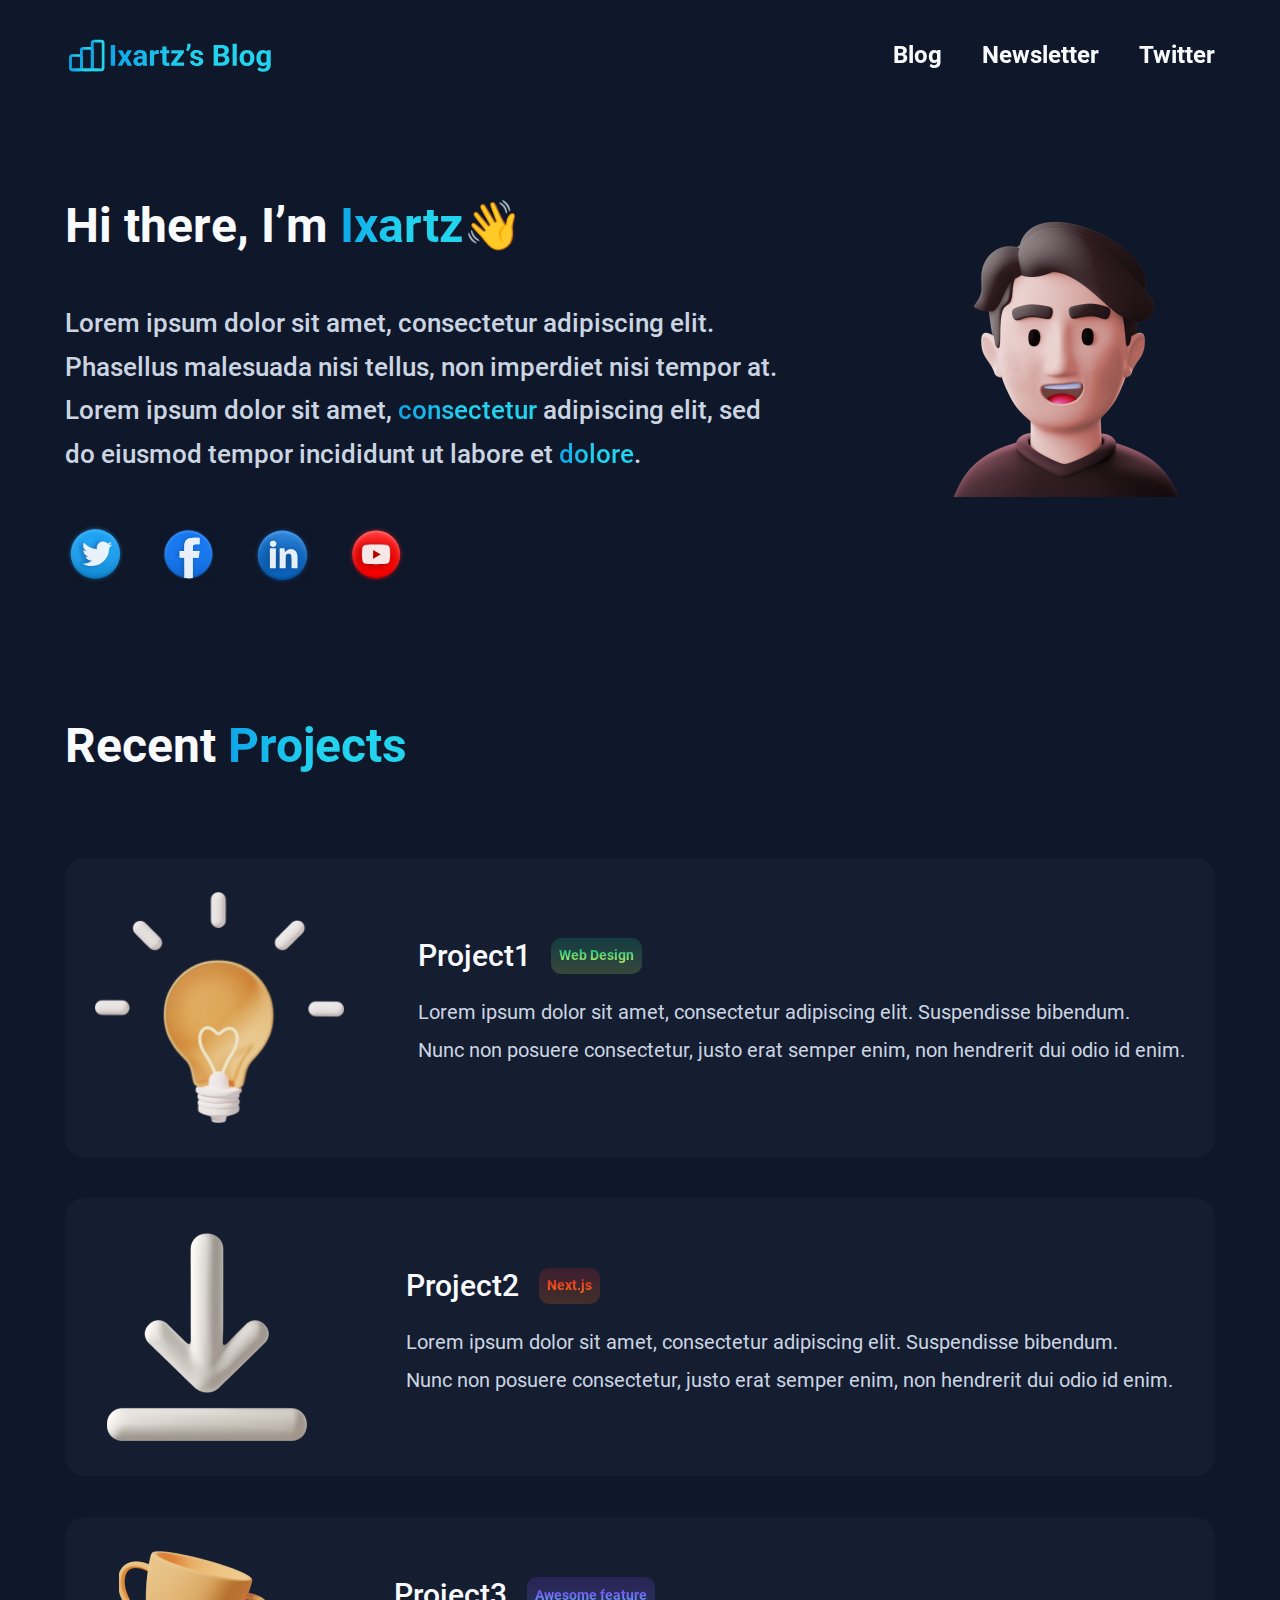
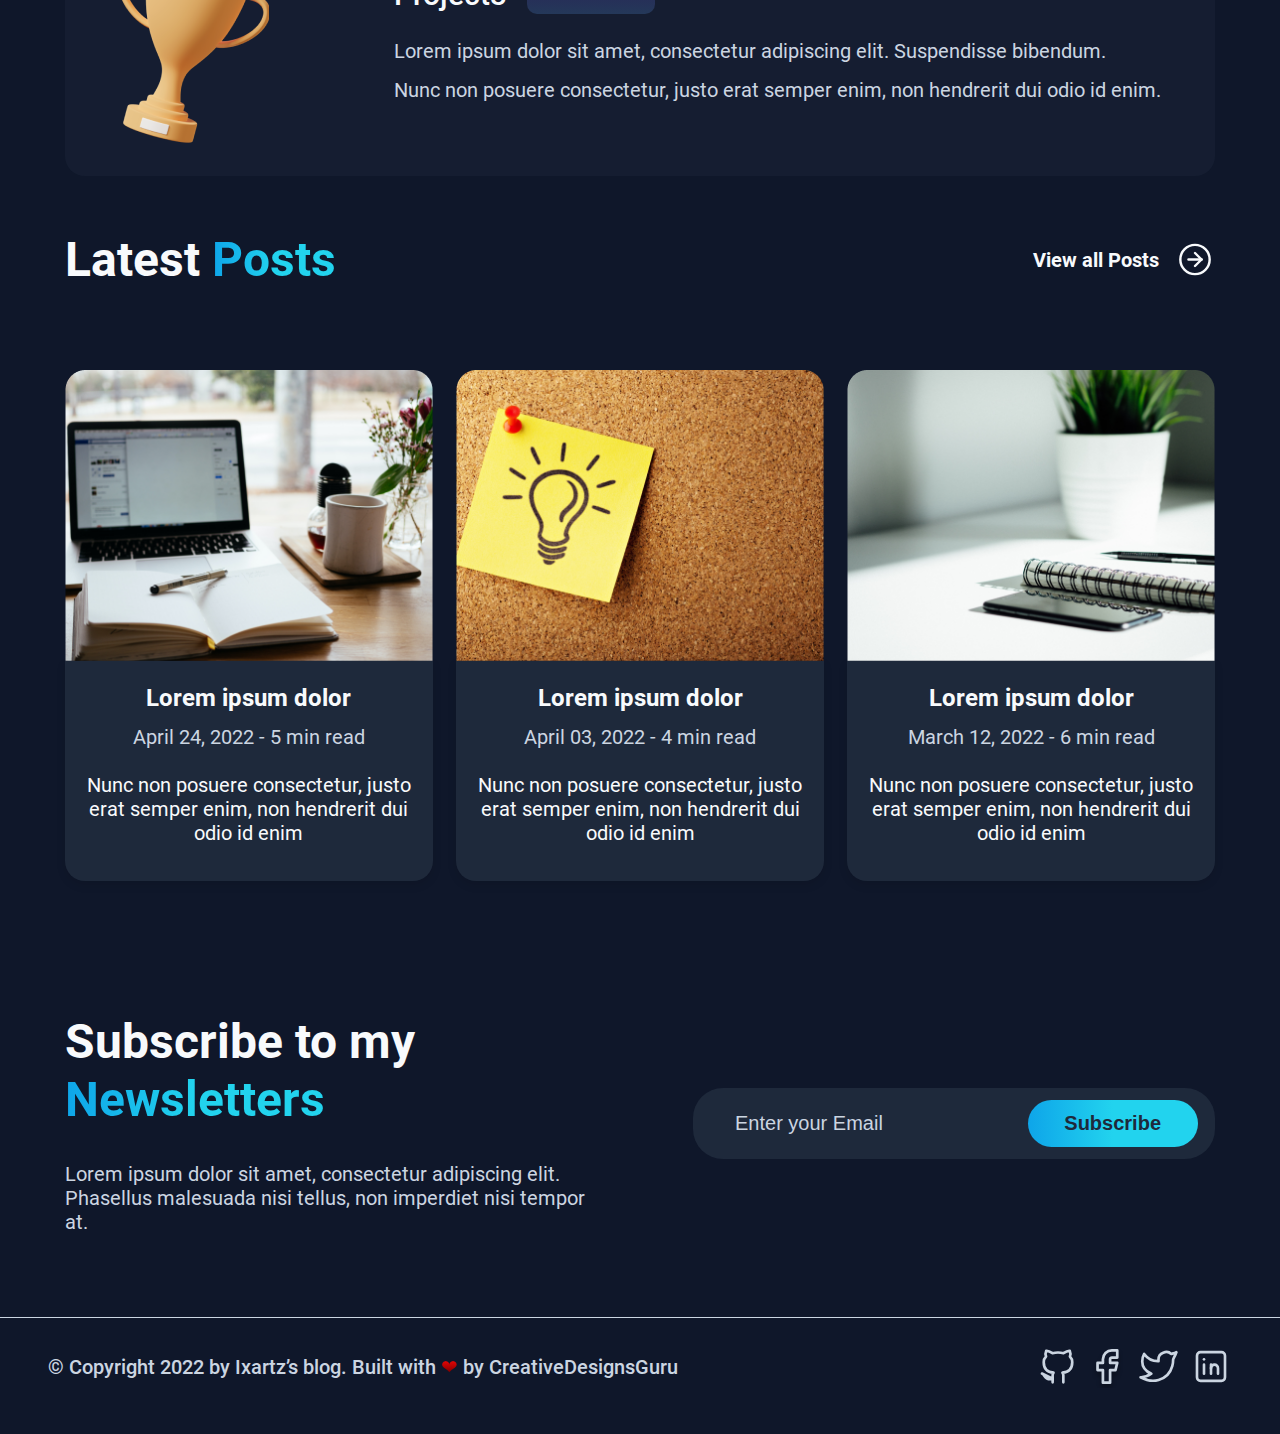
<file: project2/index.html>
<!DOCTYPE html>
<html lang="en">
<head>
  <meta charset="UTF-8">
  <meta name="viewport" content="width=device-width, initial-scale=1.0">
  <title>Ixartz's blog</title>
  <link rel="stylesheet" href="./css/shared-styles.css">
  <link rel="stylesheet" href="./css/main-page-styles.css">
  <link rel="icon" href="./img/favicon.ico" type="image/x-icon">
</head>
<body>
  <header id="header">
    <div class="wrapper">
      <nav class="header-nav">
        <a href="index.html">
          <img src="./img/svg/logo.svg" alt="Ixartz's blog" class="header-logo">
        </a>

        <ul class="header-list">
          <li>
            <a href="#">Blog</a>
          </li>

          <li>
            <a href="subscribe-page.html">Newsletter</a>
          </li>

          <li>
            <a href="#">Twitter</a>
          </li>
        </ul>
      </nav>
    </div>
  </header>

  <main>
    <section class="about-author">
      <div class="wrapper">
        <div class="section-about-author-holder">
          <div>
            <h1 class="section-title about-author-title">Hi there, I’m <span class="accent">Ixartz</span>👋</h1>

            <p class="author-description">
            Lorem ipsum dolor sit amet, consectetur adipiscing elit. 
            Phasellus malesuada nisi tellus, non imperdiet nisi tempor at.
            Lorem ipsum dolor sit amet, <span class="accent">consectetur</span> adipiscing elit, 
            sed do eiusmod tempor incididunt ut labore et <span class="accent">dolore</span>.
            </p>

            <ul class="soc-net-icons">
              <li>
                <a href="#">
                  <img src="./img/svg/main-page-icons/twitter.svg" alt="Twitter">
                </a>
              </li>

              <li>
                <a href="#">
                  <img src="./img/svg/main-page-icons/facebook.svg" alt="FaceBook">
                </a>
              </li>

              <li>
                <a href="#">
                  <img src="./img/svg/main-page-icons/linkedin.svg" alt="LinkedIn">
                </a>
              </li>

              <li>
                <a href="#">
                  <img src="./img/svg/main-page-icons/youtube.svg" alt="YouTube">
                </a>
              </li>
            </ul>
          </div>

          <div class="man-picture">
            <img src="./img/main-content/western-man.png" alt="Western Man">
          </div>
        </div>
      </div>
    </section>

    <section class="recent-projects">
      <div class="wrapper">
        <h2 class="section-title block-projects-title">Recent <span class="accent">Projects</span></h2>
        
        <div>
          <div class="project-item">
            <div class="project-img">
              <img src="./img/projects/lamp.png" alt="Lamp">
            </div>

            <div>
              <div class="item-title-area-holder">
                <h3 class="project-item-title">Project1</h3>

                <div class="project-area area-web-bgc">
                  <p class="project-area-name area-web-color">Web Design</p>
                </div>
              </div>

              <p class="project-item-desc">Lorem ipsum dolor sit amet, consectetur adipiscing elit. Suspendisse bibendum.</p>

              <p class="project-item-desc">Nunc non posuere consectetur, justo erat semper enim, non hendrerit dui odio id enim.</p>
            </div>
          </div>

          <div class="project-item">
            <div class="project-img">
              <img src="./img/projects/downolad-sign.png" alt="Download sign">
            </div>

            <div>
              <div class="item-title-area-holder">
                <h3 class="project-item-title">Project2</h3>

                <div class="project-area area-js-bgc">
                  <p class="project-area-name area-js-color">Next.js</p>
                </div>
              </div>

              <p class="project-item-desc">Lorem ipsum dolor sit amet, consectetur adipiscing elit. Suspendisse bibendum.</p>

              <p class="project-item-desc">Nunc non posuere consectetur, justo erat semper enim, non hendrerit dui odio id enim.</p>
            </div>
          </div>

          <div class="project-item">
            <div class="project-img">
              <img src="./img/projects/gold-cup.png" alt="Gold winner's cup">
            </div>

            <div>
              <div class="item-title-area-holder">
                <h3 class="project-item-title">Project3</h3>

                <div class="project-area area-feature-bgc">
                  <p class="project-area-name area-feature-color">Awesome feature</p>
                </div>
              </div>

              <p class="project-item-desc">Lorem ipsum dolor sit amet, consectetur adipiscing elit. Suspendisse bibendum.</p>

              <p class="project-item-desc">Nunc non posuere consectetur, justo erat semper enim, non hendrerit dui odio id enim.</p>
            </div>
          </div>
        </div>
      </div>
    </section>

    <section class="latest-posts">
      <div class="wrapper">
        <div class="post-title-link-holder">
          <h2 class="section-title block-post-title">Latest <span class="accent">Posts</span></h2>

          <a href="posts.html" class="view-more">View all Posts</a>
        </div>

        <div class="cards-with-posts">
          <div class="card-post">
            <a href="post-page.html" class="card-link">
              <div class="card-img">
                <img src="./img/cards/note-computer.png" alt="Desk with computer">
              </div>

              <div class="card-text-container">
                <p class="card-post-title">Lorem ipsum dolor</p>
                <p class="card-post-time-date">April 24, 2022 - 5 min read</p>
                <p>Nunc non posuere consectetur, justo erat semper enim, non hendrerit dui odio id enim</p>
              </div>
            </a>
          </div>

          <div class="card-post">
            <a href="post-page.html" class="card-link">
              <div class="card-img">
                <img src="./img/cards/note-lamp.png" alt="Wall with note that represents lamp">
              </div>

              <div class="card-text-container">
                <p class="card-post-title">Lorem ipsum dolor</p>
                <p class="card-post-time-date">April 03, 2022 - 4 min read</p>
                <p class="card-post-desc">Nunc non posuere consectetur, justo erat semper enim, non hendrerit dui odio id enim</p>
              </div>
            </a>
          </div>

          <div class="card-post">
            <a href="post-page.html" class="card-link">
              <div class="card-img">
                <img src="./img/cards/note-desk.png" alt="Desk with phone, flower and notebook">
              </div>

              <div class="card-text-container">
                <p class="card-post-title">Lorem ipsum dolor</p>
                <p class="card-post-time-date">March 12, 2022 - 6 min read</p>
                <p class="card-post-desc">Nunc non posuere consectetur, justo erat semper enim, non hendrerit dui odio id enim</p>
              </div>
            </a>
          </div>
        </div>
      </div>
    </section>

    <section class="subscribe">
      <div class="wrapper">
        <div class="subscribe-holder">
          <div class="subscribe-text">
            <h2 class="section-title subscribe-title">Subscribe to my <span class="accent">Newsletters</span></h2>

            <div>
              <p class="subscribe-desc">Lorem ipsum dolor sit amet, consectetur adipiscing elit.</p>
              <p class="subscribe-desc">Phasellus malesuada nisi tellus, non imperdiet nisi tempor at.</p>
            </div>
          </div>

          <form class="email-form">
            <fieldset>
              <div class="form-info">
                <input type="email" name="email" class="email-form-field" placeholder="Enter your Email">
                <button type="submit" class="email-form-button">Subscribe</button>
              </div>
            </fieldset>
          </form>
        </div>
      </div>
    </section>
  </main>

  <footer>
    <div class="wrapper wrapper-footer">
      <div class="footer-content">
        <p class="footer-text">&copy; Copyright 2022 by Ixartz’s blog. Built with <span class="heart-ico">&#10084;</span> by CreativeDesignsGuru</p>

        <ul class="footer-icons">
          <li>
            <a href="#">
              <img src="./img/svg/footer-icons/git-ico.svg" alt="GitHub icon">
            </a>
          </li>

          <li>
            <a href="#">
              <img src="./img/svg/footer-icons/facebook-ico.svg" alt="FaceBook icon">
            </a>
          </li>

          <li>
            <a href="#">
              <img src="./img/svg/footer-icons/twitter-ico.svg" alt="Twitter icon">
            </a>
          </li>
          
          <li>
            <a href="#">
              <img src="./img/svg/footer-icons/linkedin-ico.svg" alt="LinkedIn icon">
            </a>
          </li>
        </ul>
      </div>
    </div>
  </footer>

  <script src="./js/main.js"></script>

</body>
</html>
</file>
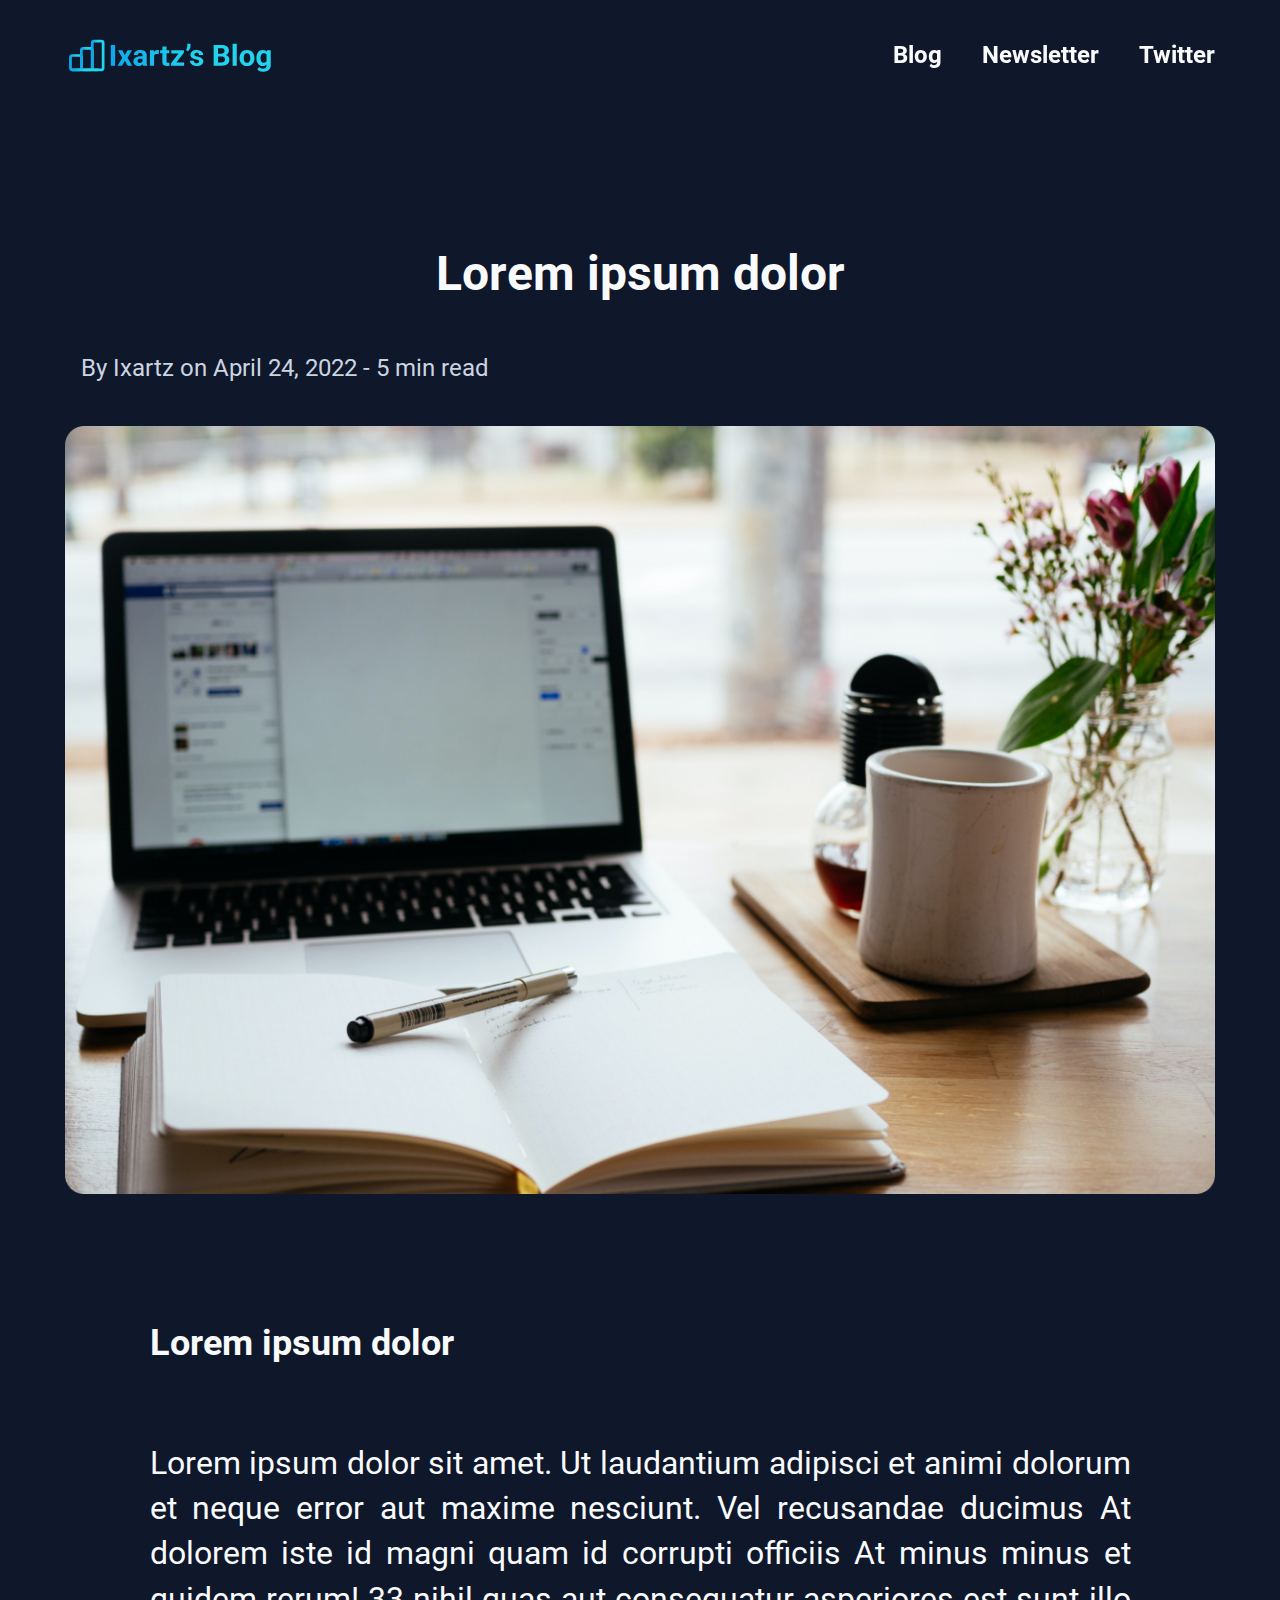
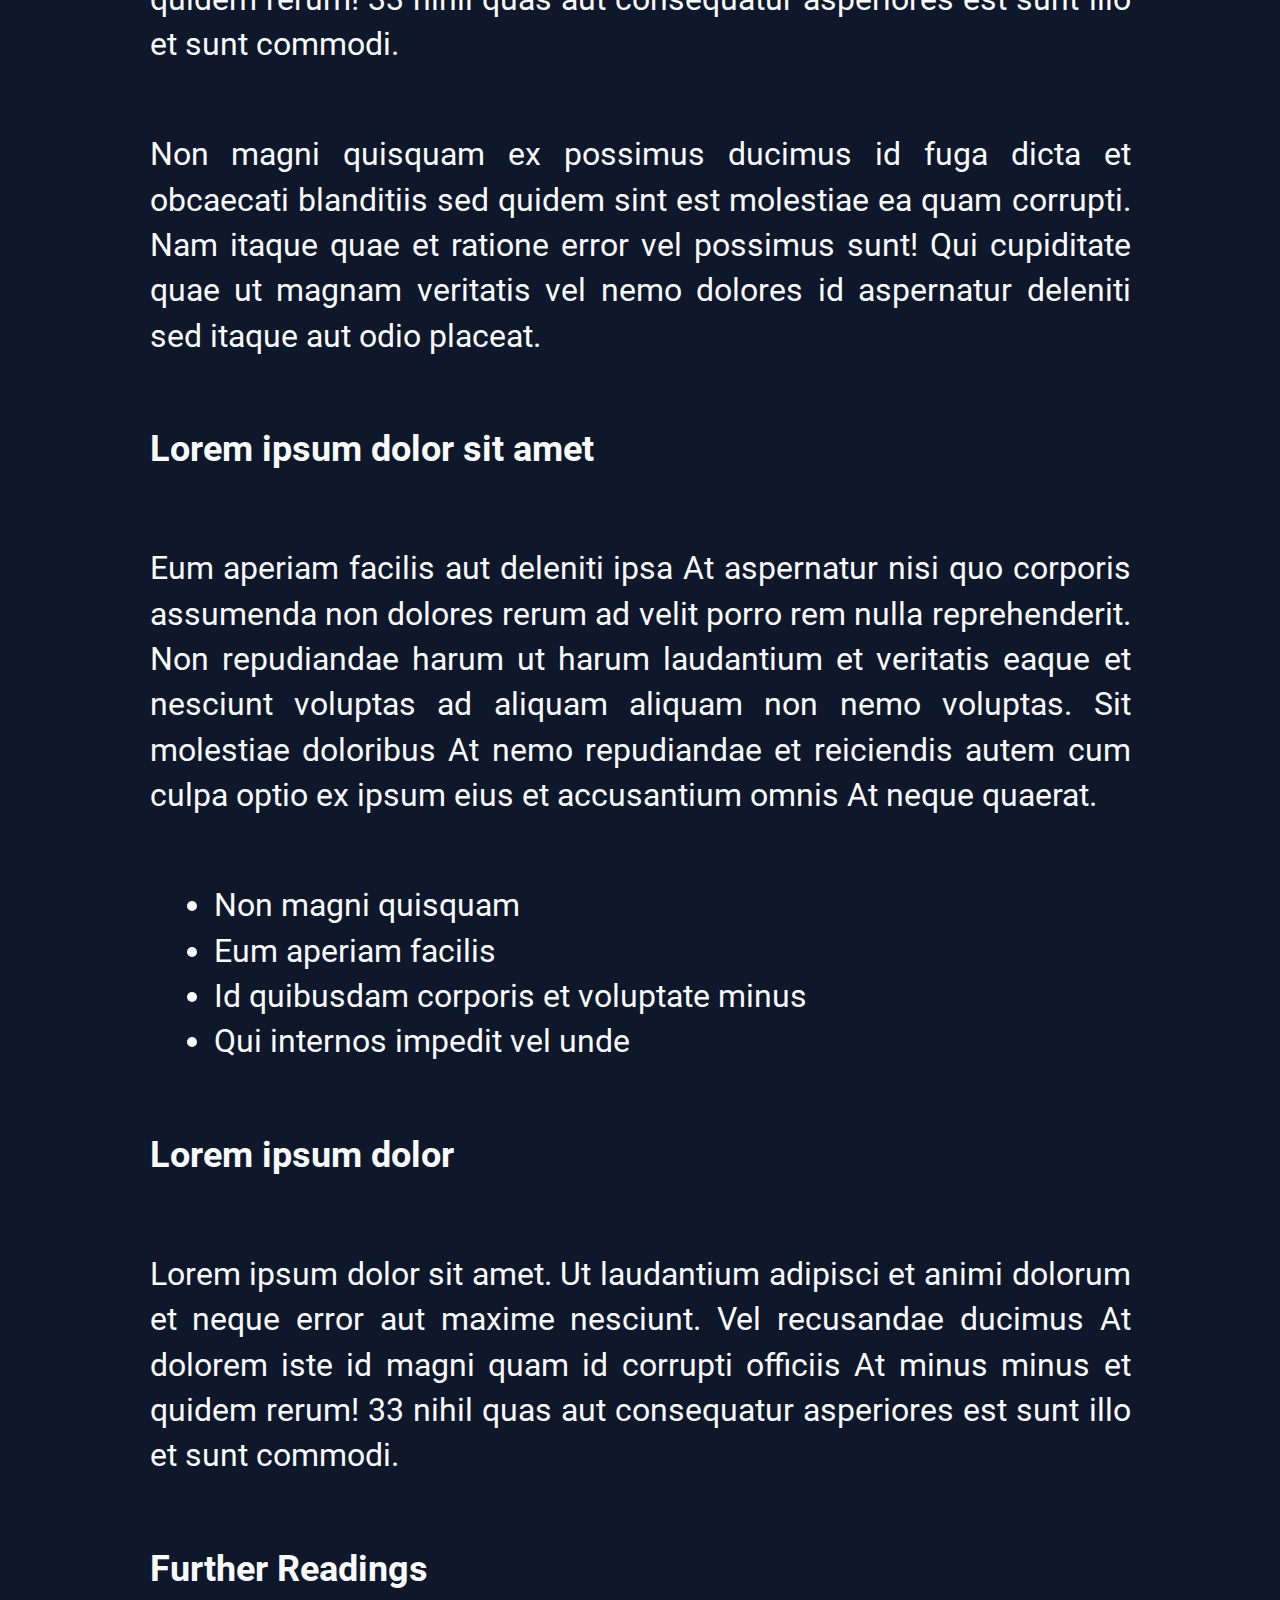
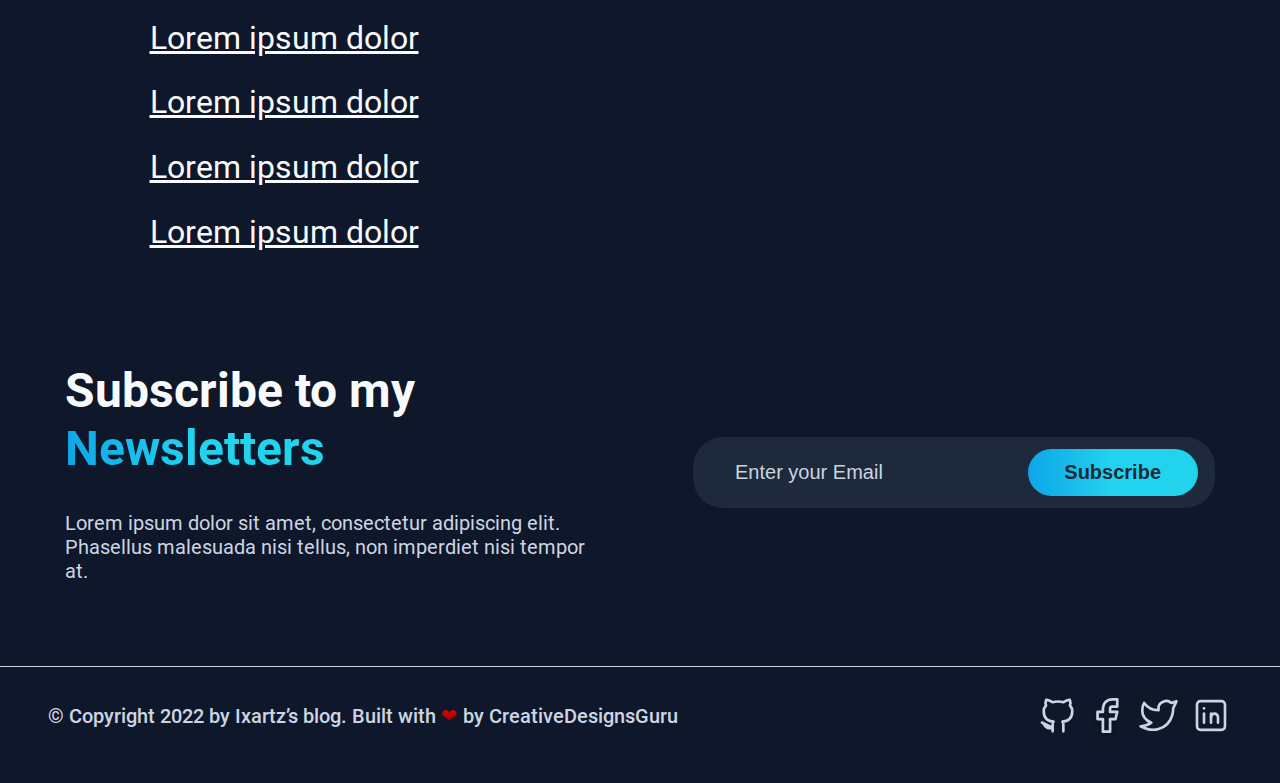
<file: project2/post-page.html>
<!DOCTYPE html>
<html lang="en">
<head>
	<meta charset="UTF-8">
	<meta name="viewport" content="width=device-width, initial-scale=1.0">
	<title>Post</title>
	<link rel="stylesheet" href="./css/shared-styles.css">
	<link rel="stylesheet" href="./css/post-styles.css">
	<link rel="icon" href="./img/favicon.ico" type="image/x-icon">
</head>
<body>
  <header id="header">
    <div class="wrapper">
      <nav class="header-nav">
        <a href="index.html">
          <img src="./img/svg/logo.svg" alt="Ixartz's blog" class="header-logo">
        </a>

        <ul class="header-list">
          <li>
            <a href="#">Blog</a>
          </li>

          <li>
            <a href="subscribe-page.html">Newsletter</a>
          </li>

          <li>
            <a href="#">Twitter</a>
          </li>
        </ul>
      </nav>
    </div>
  </header>

	<main>
		<section class="post-intro">
			<div class="wrapper">
				<h1 class="section-title page-post-title">Lorem ipsum dolor </h1>

				<p class="post-feature">By Ixartz on April 24, 2022 - 5 min read</p>

				<div class="post-img">
					<img src="./img/main-content/post1.png" alt="Desk with computer">
				</div>
			</div>
		</section>

		<section>
			<div class="wrapper wrapper-paragraph">
				<h3 class="paragraph-title paragraph-text">Lorem ipsum dolor</h3>

				<p class="paragraph-desc paragraph-text">
					Lorem ipsum dolor sit amet. Ut laudantium adipisci et animi dolorum 
					et neque error aut maxime nesciunt. Vel recusandae ducimus At dolorem 
					iste id magni quam id corrupti officiis At minus minus et quidem rerum! 
					33 nihil quas aut consequatur asperiores est sunt illo et sunt commodi.
				</p>

				<p class="paragraph-desc paragraph-text">
					Non magni quisquam ex possimus ducimus id fuga dicta et obcaecati blanditiis 
					sed quidem sint est molestiae ea quam corrupti. Nam itaque quae et ratione error 
					vel possimus sunt! Qui cupiditate quae ut magnam veritatis vel nemo dolores id aspernatur 
					deleniti sed itaque aut odio placeat.
				</p>
			</div>
		</section>

		<section>
			<div class="wrapper wrapper-paragraph">
				<h3 class="paragraph-title paragraph-text">Lorem ipsum dolor sit amet</h3>

				<p class="paragraph-desc paragraph-text">
					Eum aperiam facilis aut deleniti ipsa At aspernatur nisi quo corporis assumenda non dolores 
					rerum ad velit porro rem nulla reprehenderit. Non repudiandae harum ut harum laudantium et 
					veritatis eaque et nesciunt voluptas ad aliquam aliquam non nemo voluptas. Sit molestiae 
					doloribus At nemo repudiandae et reiciendis autem cum culpa optio ex ipsum eius et accusantium 
					omnis At neque quaerat. 
				</p>

				<ul class="second-paragraph-list paragraph-text">
					<li>Non magni quisquam</li>
					<li>Eum aperiam facilis </li>
					<li>Id quibusdam corporis et voluptate minus</li>
					<li>Qui internos impedit vel unde</li>
				</ul>
			</div>
		</section>

		<section>
			<div class="wrapper wrapper-paragraph">
				<h3 class="paragraph-title paragraph-text">Lorem ipsum dolor</h3>

				<p class="paragraph-desc paragraph-text">
					Lorem ipsum dolor sit amet. Ut laudantium adipisci et animi dolorum 
					et neque error aut maxime nesciunt. Vel recusandae ducimus At dolorem 
					iste id magni quam id corrupti officiis At minus minus et quidem rerum! 
					33 nihil quas aut consequatur asperiores est sunt illo et sunt commodi.
				</p>
			</div>
		</section>

		<section>
			<div class="wrapper wrapper-paragraph">
				<h3 class="paragraph-title paragraph-text fourth-paragraph-text-options">Further Readings</h3>

				<ul class="fourth-paragraph-list paragraph-text">
					<li class="fourth-paragraph-text-options">
						<a href="#">Lorem ipsum dolor</a>
					</li>

					<li class="fourth-paragraph-text-options">
						<a href="#">Lorem ipsum dolor</a>
					</li>

					<li class="fourth-paragraph-text-options">
						<a href="#">Lorem ipsum dolor</a> 
					</li>
					
					<li class="fourth-paragraph-text-options">
						<a href="#">Lorem ipsum dolor</a>
					</li>
				</ul>
			</div>
		</section>

    <section class="subscribe">
      <div class="wrapper">
        <div class="subscribe-holder">
          <div class="subscribe-text">
            <h2 class="section-title subscribe-title">Subscribe to my <span class="accent">Newsletters</span></h2>

            <div>
              <p class="subscribe-desc">Lorem ipsum dolor sit amet, consectetur adipiscing elit.</p>
              <p class="subscribe-desc">Phasellus malesuada nisi tellus, non imperdiet nisi tempor at.</p>
            </div>
          </div>

          <form class="email-form">
            <fieldset>
              <div class="form-info">
                <input type="email" name="email" class="email-form-field" placeholder="Enter your Email">
                <button type="submit" class="email-form-button">Subscribe</button>
              </div>
            </fieldset>
          </form>
        </div>
      </div>
    </section>
  </main>

  <footer>
		<div class="wrapper wrapper-footer">
			<div class="footer-content">
				<p class="footer-text">&copy; Copyright 2022 by Ixartz’s blog. Built with <span class="heart-ico">&#10084;</span> by CreativeDesignsGuru</p>

				<ul class="footer-icons">
					<li>
						<a href="#">
							<img src="./img/svg/footer-icons/git-ico.svg" alt="GitHub icon">
						</a>
					</li>

					<li>
						<a href="#">
							<img src="./img/svg/footer-icons/facebook-ico.svg" alt="FaceBook icon">
						</a>
					</li>

					<li>
						<a href="#">
							<img src="./img/svg/footer-icons/twitter-ico.svg" alt="Twitter icon">
						</a>
					</li>
					
					<li>
						<a href="#">
							<img src="./img/svg/footer-icons/linkedin-ico.svg" alt="LinkedIn icon">
						</a>
					</li>
				</ul>
			</div>
		</div>
  </footer>

  <script src="./js/main.js"></script>
	
</body>
</html>
</file>
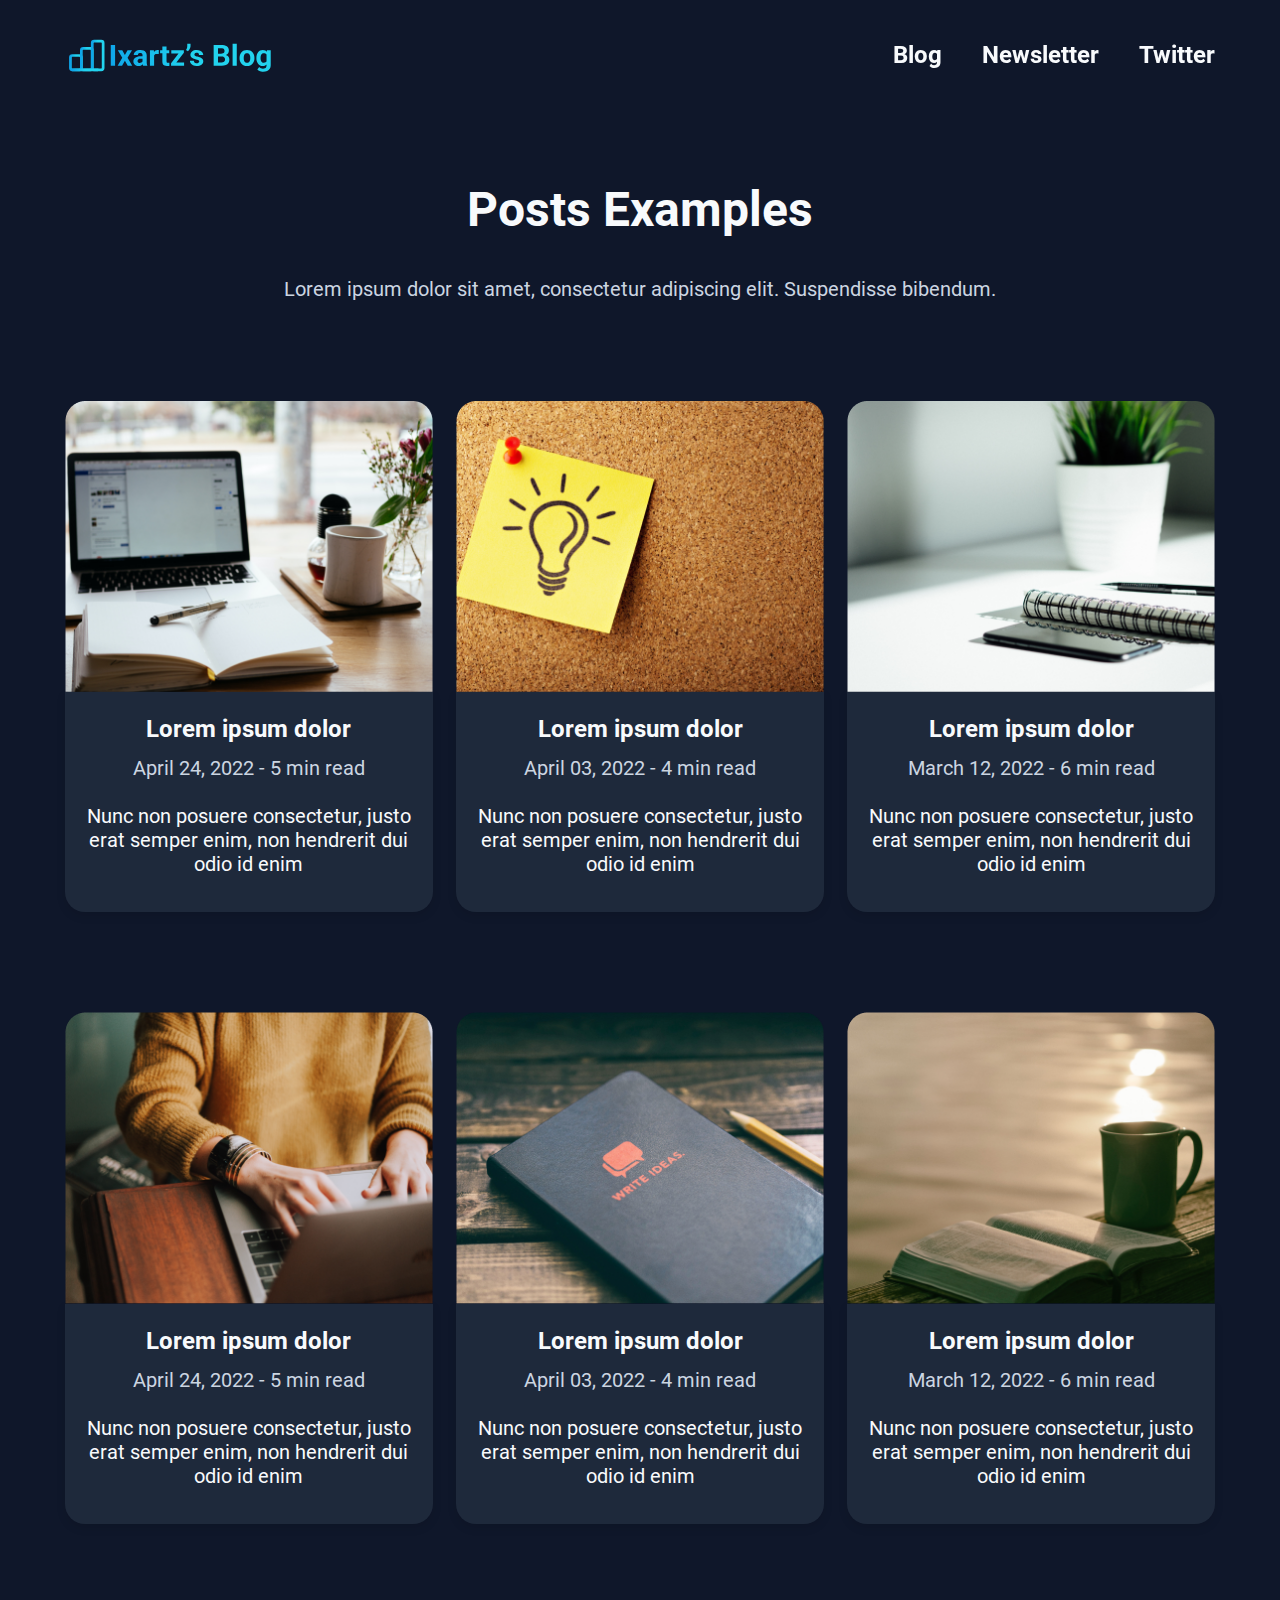
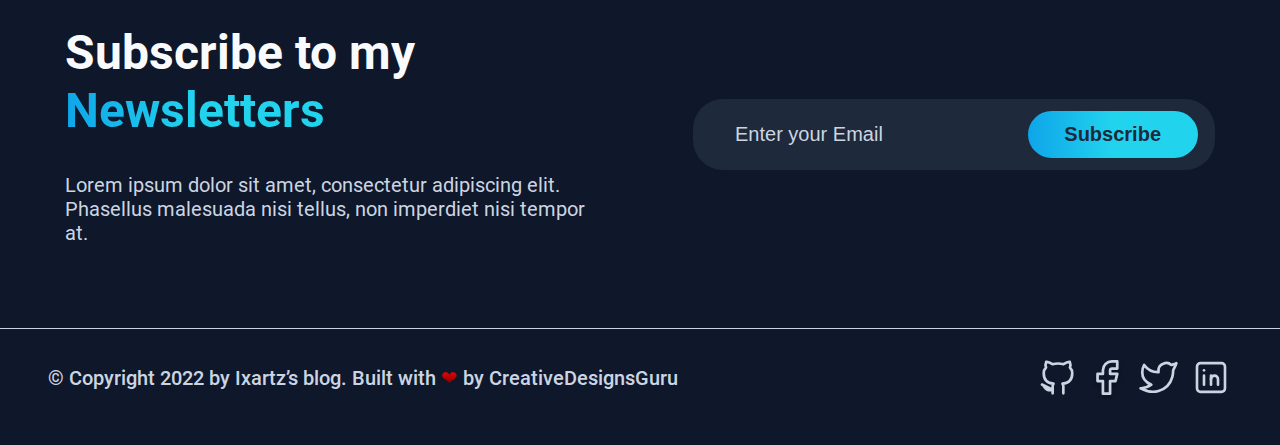
<file: project2/posts.html>
<!DOCTYPE html>
<html lang="en">
<head>
    <meta charset="UTF-8">
    <meta name="viewport" content="width=device-width, initial-scale=1.0">
    <title>Posts examples</title>
    <link rel="stylesheet" href="./css/shared-styles.css">
    <link rel="stylesheet" href="./css/posts-styles.css">
    <link rel="icon" href="./img/favicon.ico" type="image/x-icon">
</head>
<body>
  <header id="header">
    <div class="wrapper">
      <nav class="header-nav">
        <a href="index.html">
          <img src="./img/svg/logo.svg" alt="Ixartz's blog" class="header-logo">
        </a>

        <ul class="header-list">
          <li>
            <a href="#">Blog</a>
          </li>

          <li>
            <a href="subscribe-page.html">Newsletter</a>
          </li>

          <li>
            <a href="#">Twitter</a>
          </li>
        </ul>
      </nav>
    </div>
  </header>

  <main>
    <section class="posts-content">
      <div class="wrapper">
        <h1 class="section-title title-posts-content">Posts Examples</h1>

        <p class="section-posts-desc">Lorem ipsum dolor sit amet, consectetur adipiscing elit. Suspendisse bibendum.</p>

        <div class="cards-with-posts arragment-of-cards">
          <div class="card-post card-post-options">
            <a href="post-page.html" class="card-link">
              <div class="card-img">
                <img src="./img/cards/note-computer.png" alt="Desk with computer">
              </div>

              <div class="card-text-container">
                <p class="card-post-title">Lorem ipsum dolor</p>
                <p class="card-post-time-date">April 24, 2022 - 5 min read</p>
                <p>Nunc non posuere consectetur, justo erat semper enim, non hendrerit dui odio id enim</p>
              </div>
            </a>
          </div>

          <div class="card-post card-post-options">
            <a href="post-page.html" class="card-link">
              <div class="card-img">
                <img src="./img/cards/note-lamp.png" alt="Wall with note that represents lamp">
              </div>

              <div class="card-text-container">
                <p class="card-post-title">Lorem ipsum dolor</p>
                <p class="card-post-time-date">April 03, 2022 - 4 min read</p>
                <p>Nunc non posuere consectetur, justo erat semper enim, non hendrerit dui odio id enim</p>
              </div>
            </a>
          </div>

          <div class="card-post card-post-options">
            <a href="post-page.html" class="card-link">
              <div class="card-img">
                <img src="./img/cards/note-desk.png" alt="Desk with phone, flower and notebook">
              </div>

              <div class="card-text-container">
                <p class="card-post-title">Lorem ipsum dolor</p>
                <p class="card-post-time-date">March 12, 2022 - 6 min read</p>
                <p>Nunc non posuere consectetur, justo erat semper enim, non hendrerit dui odio id enim</p>
              </div>
            </a>
          </div>

          <div class="card-post card-post-options">
            <a href="post-page.html" class="card-link">
              <div class="card-img">
                <img src="./img/cards/man-and-computer.png" alt="Man at the computer">
              </div>

              <div class="card-text-container">
                <p class="card-post-title">Lorem ipsum dolor</p>
                <p class="card-post-time-date">April 24, 2022 - 5 min read</p>
                <p>Nunc non posuere consectetur, justo erat semper enim, non hendrerit dui odio id enim</p>
              </div>
            </a>
          </div>

          <div class="card-post card-post-options">
            <a href="post-page.html" class="card-link">
              <div class="card-img">
                <img src="./img/cards/notepad.png" alt="Notebook">
              </div>

              <div class="card-text-container">
                <p class="card-post-title">Lorem ipsum dolor</p>
                <p class="card-post-time-date">April 03, 2022 - 4 min read</p>
                <p>Nunc non posuere consectetur, justo erat semper enim, non hendrerit dui odio id enim</p>
              </div>
            </a>
          </div>
          
          <div class="card-post card-post-options">
            <a href="post-page.html" class="card-link">
              <div class="card-img">
                <img src="./img/cards/river-cup-book.png" alt="River, cup and book">
              </div>
              
              <div class="card-text-container">
                <p class="card-post-title">Lorem ipsum dolor</p>
                <p class="card-post-time-date">March 12, 2022 - 6 min read</p>
                <p>Nunc non posuere consectetur, justo erat semper enim, non hendrerit dui odio id enim</p>
              </div>
            </a>
          </div>
        </div>
      </div>
    </section>
    
    <section class="subscribe">
      <div class="wrapper">
        <div class="subscribe-holder">
          <div class="subscribe-text">
            <h2 class="section-title subscribe-title">Subscribe to my <span class="accent">Newsletters</span></h2>

            <div>
              <p class="subscribe-desc">Lorem ipsum dolor sit amet, consectetur adipiscing elit.</p>
              <p class="subscribe-desc">Phasellus malesuada nisi tellus, non imperdiet nisi tempor at.</p>
            </div>
          </div>

          <form class="email-form">
            <fieldset>
              <div class="form-info">
                <input type="email" name="email" class="email-form-field" placeholder="Enter your Email">
                <button type="submit" class="email-form-button">Subscribe</button>
              </div>
            </fieldset>
          </form>
        </div>
      </div>
    </section>
  </main>

  <footer>
    <div class="wrapper wrapper-footer">
      <div class="footer-content">
        <p class="footer-text">&copy; Copyright 2022 by Ixartz’s blog. Built with <span class="heart-ico">&#10084;</span> by CreativeDesignsGuru</p>

        <ul class="footer-icons">
          <li>
            <a href="#">
              <img src="./img/svg/footer-icons/git-ico.svg" alt="GitHub icon">
            </a>
          </li>

          <li>
            <a href="#">
              <img src="./img/svg/footer-icons/facebook-ico.svg" alt="FaceBook icon">
            </a>
          </li>

          <li>
            <a href="#">
              <img src="./img/svg/footer-icons/twitter-ico.svg" alt="Twitter icon">
            </a>
          </li>
          
          <li>
            <a href="#">
              <img src="./img/svg/footer-icons/linkedin-ico.svg" alt="LinkedIn icon">
            </a>
          </li>
        </ul>
      </div>
    </div>
  </footer>

  <script src="./js/main.js"></script>

</body>
</html>
</file>
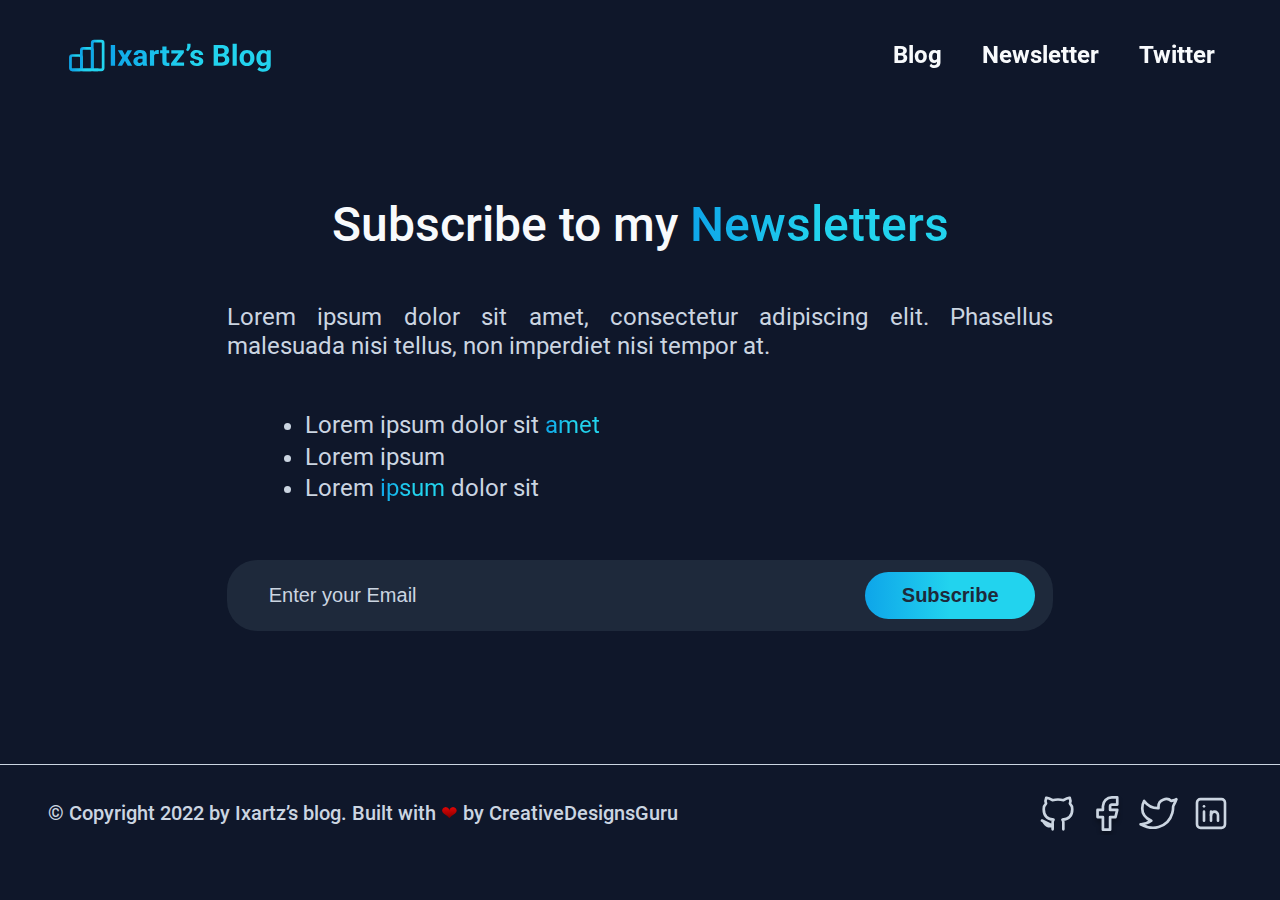
<file: project2/subscribe-page.html>
<!DOCTYPE html>
<html lang="en">
<head>
  <meta charset="UTF-8">
  <meta name="viewport" content="width=device-width, initial-scale=1.0">
  <title>Subscribe</title>
  <link rel="stylesheet" href="./css/shared-styles.css">
  <link rel="stylesheet" href="./css/subscribe-page-styles.css">
  <link rel="icon" href="./img/favicon.ico" type="image/x-icon">
</head>
<body>
  <header id="header">
    <div class="wrapper">
      <nav class="header-nav">
        <a href="index.html">
          <img src="./img/svg/logo.svg" alt="Ixartz's blog" class="header-logo">
        </a>

        <ul class="header-list">
          <li>
            <a href="#">Blog</a>
          </li>

          <li>
            <a href="subscribe-page.html">Newsletter</a>
          </li>

          <li>
            <a href="#">Twitter</a>
          </li>
        </ul>
      </nav>
    </div>
  </header>
  
  <main>
    <section class="subscribe-newsletters">
      <div class="wrapper wrapper-subscribe">
        <div class="subscribe-text-wrapper">
          <h2 class="section-title subscribe-title-difference">Subscribe to my <span class="accent">Newsletters</span></h2>

          <p class="subscribe-subtitle">
            Lorem ipsum dolor sit amet, consectetur adipiscing elit.  
            Phasellus malesuada nisi tellus, non imperdiet nisi tempor at.
          </p>

          <ul class="subscribe-reasons">
            <li>Lorem ipsum dolor sit <span class="accent">amet</span></li>
            <li>Lorem ipsum</li>
            <li>Lorem <span class="accent">ipsum</span> dolor sit</li>
          </ul>
        </div>
        
        <form class="email-form">
          <fieldset>
            <div class="form-info">
              <input type="email" name="email" class="email-form-field" placeholder="Enter your Email">
              <button type="submit" class="email-form-button">Subscribe</button>
            </div>
          </fieldset>
        </form>
      </div>
    </section>
  </main>

  <footer>
    <div class="wrapper wrapper-footer">
      <div class="footer-content">
        <p class="footer-text">&copy; Copyright 2022 by Ixartz’s blog. Built with <span class="heart-ico">&#10084;</span> by CreativeDesignsGuru</p>
  
        <ul class="footer-icons">
          <li>
            <a href="#">
              <img src="./img/svg/footer-icons/git-ico.svg" alt="GitHub icon">
            </a>
          </li>
  
          <li>
            <a href="#">
              <img src="./img/svg/footer-icons/facebook-ico.svg" alt="FaceBook icon">
            </a>
          </li>
  
          <li>
            <a href="#">
              <img src="./img/svg/footer-icons/twitter-ico.svg" alt="Twitter icon">
            </a>
          </li>
          
          <li>
            <a href="#">
              <img src="./img/svg/footer-icons/linkedin-ico.svg" alt="LinkedIn icon">
            </a>
          </li>
        </ul>
      </div>
    </div>
  </footer>

  <script src="./js/main.js"></script>
    
</body>
</html>
</file>
<file: project2/css/shared-styles.css>
/* roboto-regular - latin */
@font-face {
  font-display: swap;
  font-family: "Roboto";
  font-style: normal;
  font-weight: 400;
  src: url("../fonts/roboto-v30-latin-regular.woff2") format("woff2");
}
/* roboto-500 - latin */
@font-face {
  font-display: swap;
  font-family: "Roboto";
  font-style: normal;
  font-weight: 500;
  src: url("../fonts/roboto-v30-latin-500.woff2") format("woff2");
}
/* roboto-700 - latin */
@font-face {
  font-display: swap;
  font-family: "Roboto";
  font-style: normal;
  font-weight: 700;
  src: url("../fonts/roboto-v30-latin-700.woff2") format("woff2");
}
html {
  -webkit-box-sizing: border-box;
          box-sizing: border-box;
  font-size: 16px;
}

*, *::after, *::before {
  -webkit-box-sizing: inherit;
          box-sizing: inherit;
}

* {
  margin: 0;
  padding: 0;
  border: 0;
}

ol, ul {
  list-style: none;
}

:active, :hover, :focus {
  outline: 0;
  outline-offset: 0;
}

body {
  background-color: #0F172A;
  font-family: "Roboto", sans-serif;
  font-weight: 400;
  font-style: normal;
  line-height: 1.2;
  color: rgb(203, 213, 225);
}

img {
  width: 100%;
  height: auto;
  display: block;
}

/* Header */
.wrapper {
  max-width: 1186px;
  margin: 0 auto;
  padding: 0 1.1rem;
}

.header-active {
  background: rgba(17, 7, 52, 0.977);
  -webkit-box-shadow: 0 0 10px rgba(0, 0, 0, 0.5);
          box-shadow: 0 0 10px rgba(0, 0, 0, 0.5);
}

header {
  position: fixed;
  top: 0;
  left: 0;
  width: 100%;
  padding-bottom: 1.25rem;
  -webkit-transition: all 0.2s linear;
  transition: all 0.2s linear;
  z-index: 5;
}

.header-nav {
  display: -webkit-box;
  display: -ms-flexbox;
  display: flex;
  -webkit-box-orient: horizontal;
  -webkit-box-direction: normal;
      -ms-flex-direction: row;
          flex-direction: row;
  -ms-flex-wrap: wrap;
      flex-wrap: wrap;
  -webkit-box-pack: justify;
      -ms-flex-pack: justify;
          justify-content: space-between;
  -webkit-box-align: center;
      -ms-flex-align: center;
          align-items: center;
  padding-top: 2.1rem;
}

.header-logo {
  max-width: 13rem;
}

.header-list {
  display: -webkit-box;
  display: -ms-flexbox;
  display: flex;
  -webkit-box-orient: horizontal;
  -webkit-box-direction: normal;
      -ms-flex-direction: row;
          flex-direction: row;
  -ms-flex-wrap: wrap;
      flex-wrap: wrap;
  -webkit-box-pack: flex start;
      -ms-flex-pack: flex start;
          justify-content: flex start;
  -webkit-box-align: stretch;
      -ms-flex-align: stretch;
          align-items: stretch;
}

.header-list li {
  margin-right: 2.5rem;
}
.header-list li:last-child {
  margin-right: 0;
}

.header-list li a {
  color: rgb(248, 250, 252);
  font-size: 1.5rem;
  font-weight: 700;
  text-decoration: none;
}
.header-list li a:hover, .header-list li a:focus, .header-list li a:active {
  opacity: 0.75;
}

/* Articles settings*/
.section-title {
  font-size: 3rem;
  font-weight: 700;
  color: rgb(248, 250, 252);
}

.accent {
  background: -webkit-gradient(linear, right top, left top, color-stop(50%, rgb(34, 211, 238)), to(rgb(14, 165, 233)));
  background: linear-gradient(270deg, rgb(34, 211, 238) 50%, rgb(14, 165, 233) 100%);
  -webkit-background-clip: text;
          background-clip: text;
  color: transparent;
}

/* Cards */
.cards-with-posts {
  display: -webkit-box;
  display: -ms-flexbox;
  display: flex;
  -webkit-box-orient: horizontal;
  -webkit-box-direction: normal;
      -ms-flex-direction: row;
          flex-direction: row;
  -ms-flex-wrap: nowrap;
      flex-wrap: nowrap;
  -webkit-box-pack: justify;
      -ms-flex-pack: justify;
          justify-content: space-between;
  -webkit-box-align: stretch;
      -ms-flex-align: stretch;
          align-items: stretch;
}

.card-post {
  margin-right: 1.25rem;
  margin-bottom: 6.25rem;
  font-size: 1.25rem;
  -webkit-transition: all 0.2s;
  transition: all 0.2s;
}
.card-post:hover {
  -webkit-transform: scale(1.05);
          transform: scale(1.05);
}
.card-post:nth-child(3), .card-post:nth-child(6) {
  margin-right: 0;
}

.card-link {
  color: inherit;
  text-decoration: none;
}

.card-img, .card-text-container {
  max-width: 23rem;
}

.card-text-container {
  text-align: center;
  padding: 1.15em 0.7em 1.8em 0.7em;
  border-radius: 0 0 20px 20px;
  -webkit-box-shadow: 0 4px 10px 0 rgba(0, 0, 0, 0.1);
          box-shadow: 0 4px 10px 0 rgba(0, 0, 0, 0.1);
  font-size: 1em;
  background: rgb(30, 41, 59);
  color: rgb(248, 250, 252);
}

.card-post-title {
  font-size: 1.2em;
  font-weight: 700;
  color: rgb(248, 250, 252);
  margin-bottom: 0.5em;
}

.card-post-time-date {
  color: rgb(203, 213, 225);
  margin-bottom: 1.2em;
}

/* Subscribe section*/
.subscribe {
  margin-bottom: 5.2rem;
}

.subscribe-holder {
  display: -webkit-box;
  display: -ms-flexbox;
  display: flex;
  -webkit-box-orient: horizontal;
  -webkit-box-direction: normal;
      -ms-flex-direction: row;
          flex-direction: row;
  -ms-flex-wrap: nowrap;
      flex-wrap: nowrap;
  -webkit-box-pack: justify;
      -ms-flex-pack: justify;
          justify-content: space-between;
  -webkit-box-align: center;
      -ms-flex-align: center;
          align-items: center;
}

.subscribe-text {
  -ms-flex-preferred-size: 532px;
      flex-basis: 532px;
}

.subscribe-title {
  margin-bottom: 2.1rem;
}

.subscribe-desc {
  font-size: 1.25rem;
}

.email-form {
  -ms-flex-preferred-size: 522px;
      flex-basis: 522px;
}

.form-info {
  display: -webkit-box;
  display: -ms-flexbox;
  display: flex;
  -webkit-box-orient: horizontal;
  -webkit-box-direction: normal;
      -ms-flex-direction: row;
          flex-direction: row;
  -ms-flex-wrap: nowrap;
      flex-wrap: nowrap;
  -webkit-box-pack: justify;
      -ms-flex-pack: justify;
          justify-content: space-between;
  -webkit-box-align: stretch;
      -ms-flex-align: stretch;
          align-items: stretch;
  background-color: rgb(30, 41, 59);
  border-radius: 30px;
}

.email-form-field {
  background-color: transparent;
  border: 0;
  font-size: 1.25rem;
  margin-left: 2.6rem;
  color: rgb(203, 213, 225);
  width: 100%;
}
.email-form-field::-webkit-input-placeholder {
  font-size: 1.25rem;
  color: rgb(203, 213, 225);
}
.email-form-field::-moz-placeholder {
  font-size: 1.25rem;
  color: rgb(203, 213, 225);
}
.email-form-field:-ms-input-placeholder {
  font-size: 1.25rem;
  color: rgb(203, 213, 225);
}
.email-form-field::-ms-input-placeholder {
  font-size: 1.25rem;
  color: rgb(203, 213, 225);
}
.email-form-field::placeholder {
  font-size: 1.25rem;
  color: rgb(203, 213, 225);
}

.email-form-button {
  background: -webkit-gradient(linear, right top, left top, color-stop(50%, rgb(34, 211, 238)), to(rgb(14, 165, 233)));
  background: linear-gradient(270deg, rgb(34, 211, 238) 50%, rgb(14, 165, 233) 100%);
  color: rgb(30, 41, 59);
  padding: 0.75rem 2.3rem;
  margin: 0.75rem 1.1rem 0.75rem 0.6rem;
  font-size: 1.25rem;
  font-weight: 700;
  border-radius: 30px;
  border: 0;
  -webkit-transition: all 0.2s linear;
  transition: all 0.2s linear;
}
.email-form-button:hover, .email-form-button:active, .email-form-button:focus {
  background: -webkit-gradient(linear, right top, left top, color-stop(50%, rgb(27, 166, 188)), to(rgb(14, 149, 211)));
  background: linear-gradient(270deg, rgb(27, 166, 188) 50%, rgb(14, 149, 211) 100%);
  -webkit-transform: scale(1.03);
          transform: scale(1.03);
  cursor: pointer;
}

/* Footer */
footer {
  border-top: 1px solid rgb(203, 213, 225);
  padding-top: 1.7rem;
  padding-bottom: 2.9rem;
}

.wrapper-footer {
  max-width: 1220px;
}

.footer-content {
  display: -webkit-box;
  display: -ms-flexbox;
  display: flex;
  -webkit-box-orient: horizontal;
  -webkit-box-direction: normal;
      -ms-flex-direction: row;
          flex-direction: row;
  -ms-flex-wrap: nowrap;
      flex-wrap: nowrap;
  -webkit-box-pack: justify;
      -ms-flex-pack: justify;
          justify-content: space-between;
  -webkit-box-align: center;
      -ms-flex-align: center;
          align-items: center;
  font-size: 1.25rem;
}

.footer-text {
  font-size: 1em;
  font-weight: 500;
}
.footer-text .heart-ico {
  background: -webkit-gradient(linear, left top, left bottom, from(rgb(255, 255, 255)), color-stop(16%, rgb(246, 7, 7)), color-stop(61%, rgb(153, 0, 0)), to(rgb(13, 8, 8)));
  background: linear-gradient(180deg, rgb(255, 255, 255) 0%, rgb(246, 7, 7) 16%, rgb(153, 0, 0) 61%, rgb(13, 8, 8) 100%);
  -webkit-background-clip: text;
          background-clip: text;
  color: transparent;
}

.footer-icons {
  display: -webkit-box;
  display: -ms-flexbox;
  display: flex;
  -webkit-box-orient: horizontal;
  -webkit-box-direction: normal;
      -ms-flex-direction: row;
          flex-direction: row;
  -ms-flex-wrap: nowrap;
      flex-wrap: nowrap;
  -webkit-box-pack: flex start;
      -ms-flex-pack: flex start;
          justify-content: flex start;
  -webkit-box-align: stretch;
      -ms-flex-align: stretch;
          align-items: stretch;
  max-width: 9.6em;
}

.footer-icons li {
  margin-right: 0.6rem;
}
.footer-icons li:last-child {
  margin-right: 0;
}

/* Media */
@media screen and (max-width: 1190px) {
  .card-post {
    font-size: 1.2rem;
  }
}
@media screen and (max-width: 1112px) {
  .subscribe .wrapper {
    padding: 0 2.5rem;
  }
  .subscribe-holder {
    display: block;
  }
  .subscribe-text {
    display: -webkit-box;
    display: -ms-flexbox;
    display: flex;
    -webkit-box-orient: vertical;
    -webkit-box-direction: normal;
        -ms-flex-direction: column;
            flex-direction: column;
    -ms-flex-wrap: nowrap;
        flex-wrap: nowrap;
    -webkit-box-pack: flex start;
        -ms-flex-pack: flex start;
            justify-content: flex start;
    -webkit-box-align: center;
        -ms-flex-align: center;
            align-items: center;
    max-width: 100%;
    margin-bottom: 2rem;
    text-align: justify;
  }
  .subscribe-title {
    text-align: center;
  }
}
@media screen and (max-width: 970px) {
  .card-post {
    font-size: 1.1rem;
  }
}
@media screen and (max-width: 938px) {
  .footer-content {
    -webkit-box-orient: vertical;
    -webkit-box-direction: normal;
        -ms-flex-direction: column;
            flex-direction: column;
    text-align: center;
  }
  .footer-text {
    margin-bottom: 1rem;
  }
}
@media screen and (max-width: 927px) {
  .form-info {
    border-radius: 20px;
  }
  .email-form-field {
    margin-left: 1.7rem;
  }
  .email-form-field::-webkit-input-placeholder {
    font-size: 1.1rem;
  }
  .email-form-field::-moz-placeholder {
    font-size: 1.1rem;
  }
  .email-form-field:-ms-input-placeholder {
    font-size: 1.1rem;
  }
  .email-form-field::-ms-input-placeholder {
    font-size: 1.1rem;
  }
  .email-form-field::placeholder {
    font-size: 1.1rem;
  }
  .email-form-button {
    padding: 0.9rem 1.1rem;
    margin: 0.31rem 0.38rem 0.31rem;
  }
}
@media screen and (max-width: 908px) {
  .card-post {
    font-size: 1rem;
  }
}
@media screen and (max-width: 887px) {
  html {
    font-size: 15px;
  }
}
@media screen and (max-width: 768px) {
  html {
    font-size: 12px;
  }
  .cards-with-posts {
    display: -webkit-box;
    display: -ms-flexbox;
    display: flex;
    -webkit-box-orient: vertical;
    -webkit-box-direction: normal;
        -ms-flex-direction: column;
            flex-direction: column;
    -ms-flex-wrap: nowrap;
        flex-wrap: nowrap;
    -webkit-box-pack: flex start;
        -ms-flex-pack: flex start;
            justify-content: flex start;
    -webkit-box-align: center;
        -ms-flex-align: center;
            align-items: center;
  }
  .card-post {
    font-size: 1.3rem;
    margin-right: 0;
    padding: 0 1.2rem;
  }
}
@media screen and (max-width: 519px) {
  .footer-content {
    font-size: 1rem;
  }
  .section-title {
    font-size: 2rem;
  }
  .subscribe-desc {
    font-size: 0.9rem;
  }
}
@media screen and (max-width: 467px) {
  .header-logo {
    max-width: 10rem;
  }
  .header-list li {
    margin-right: 1.2rem;
  }
  .header-list li a {
    font-size: 1.2rem;
  }
}
@media screen and (max-width: 430px) {
  .footer-content {
    font-size: 0.9rem;
  }
}
@media screen and (max-width: 383px) {
  .footer-content {
    font-size: 0.8rem;
  }
}
@media screen and (max-width: 366px) {
  html {
    font-size: 10px;
  }
}
</file>
<file: project2/css/main-page-styles.css>
/* About-author section */
.about-author {
  margin-bottom: 8.3rem;
}

.section-about-author-holder {
  display: -webkit-box;
  display: -ms-flexbox;
  display: flex;
  -webkit-box-orient: horizontal;
  -webkit-box-direction: normal;
      -ms-flex-direction: row;
          flex-direction: row;
  -ms-flex-wrap: nowrap;
      flex-wrap: nowrap;
  -webkit-box-pack: justify;
      -ms-flex-pack: justify;
          justify-content: space-between;
  -webkit-box-align: stretch;
      -ms-flex-align: stretch;
          align-items: stretch;
  padding-top: 12.3rem;
}

.about-author-title {
  margin-bottom: 3rem;
}

.author-description {
  font-size: 1.6rem;
  font-weight: 500;
  max-width: 713px;
  line-height: 1.7;
  margin-bottom: 3rem;
}

.soc-net-icons {
  display: -webkit-box;
  display: -ms-flexbox;
  display: flex;
  -webkit-box-orient: horizontal;
  -webkit-box-direction: normal;
      -ms-flex-direction: row;
          flex-direction: row;
  -ms-flex-wrap: nowrap;
      flex-wrap: nowrap;
  -webkit-box-pack: flex start;
      -ms-flex-pack: flex start;
          justify-content: flex start;
  -webkit-box-align: stretch;
      -ms-flex-align: stretch;
          align-items: stretch;
}
.soc-net-icons li {
  max-width: 60px;
  margin-right: 2.1rem;
}

.man-picture {
  max-width: 18.8rem;
}

/* Recent projects */
.recent-projects {
  margin-bottom: 3.4rem;
}

.block-projects-title {
  margin-bottom: 5.2rem;
}

.project-item {
  display: -webkit-box;
  display: -ms-flexbox;
  display: flex;
  -webkit-box-orient: horizontal;
  -webkit-box-direction: normal;
      -ms-flex-direction: row;
          flex-direction: row;
  -ms-flex-wrap: nowrap;
      flex-wrap: nowrap;
  -ms-flex-pack: distribute;
      justify-content: space-around;
  -webkit-box-align: center;
      -ms-flex-align: center;
          align-items: center;
  margin-bottom: 2.6rem;
  background-color: rgba(30, 41, 59, 0.4);
  width: 100%;
  border-radius: 20px;
  padding: 2.1rem 1.1rem;
}

.project-img {
  max-width: 15.6rem;
  margin-right: 3.1rem;
}

.item-title-area-holder {
  display: -webkit-box;
  display: -ms-flexbox;
  display: flex;
  -webkit-box-orient: horizontal;
  -webkit-box-direction: normal;
      -ms-flex-direction: row;
          flex-direction: row;
  -ms-flex-wrap: nowrap;
      flex-wrap: nowrap;
  -webkit-box-pack: flex start;
      -ms-flex-pack: flex start;
          justify-content: flex start;
  -webkit-box-align: stretch;
      -ms-flex-align: stretch;
          align-items: stretch;
  margin-bottom: 1.6rem;
}

.project-item-title {
  color: rgb(248, 250, 252);
  font-size: 1.9rem;
  font-weight: 500;
  margin-right: 1.25rem;
}

.project-area {
  display: -webkit-box;
  display: -ms-flexbox;
  display: flex;
  -webkit-box-orient: horizontal;
  -webkit-box-direction: normal;
      -ms-flex-direction: row;
          flex-direction: row;
  -ms-flex-wrap: nowrap;
      flex-wrap: nowrap;
  -webkit-box-pack: flex start;
      -ms-flex-pack: flex start;
          justify-content: flex start;
  -webkit-box-align: center;
      -ms-flex-align: center;
          align-items: center;
  text-align: center;
  padding: 0.5rem;
  border-radius: 10px;
}

.project-area-name {
  font-size: 0.9rem;
  font-weight: 700;
  line-height: 1.1;
}

.area-web-bgc {
  background: -webkit-gradient(linear, left top, left bottom, from(rgba(16, 185, 129, 0.2)), to(rgba(190, 242, 100, 0.2)));
  background: linear-gradient(180deg, rgba(16, 185, 129, 0.2), rgba(190, 242, 100, 0.2) 100%);
}

.area-js-bgc {
  background: -webkit-gradient(linear, left top, left bottom, from(rgba(220, 38, 38, 0.2)), to(rgba(249, 115, 22, 0.2)));
  background: linear-gradient(180deg, rgba(220, 38, 38, 0.2), rgba(249, 115, 22, 0.2) 100%);
}

.area-feature-bgc {
  background: -webkit-gradient(linear, left top, left bottom, from(rgba(124, 58, 237, 0.2)), to(rgba(96, 165, 250, 0.2)));
  background: linear-gradient(180deg, rgba(124, 58, 237, 0.2), rgba(96, 165, 250, 0.2) 100%);
}

.area-web-color {
  background: -webkit-gradient(linear, left top, left bottom, from(rgb(16, 185, 129)), to(rgb(190, 242, 100)));
  background: linear-gradient(180deg, rgb(16, 185, 129), rgb(190, 242, 100));
  -webkit-background-clip: text;
          background-clip: text;
  color: transparent;
}

.area-js-color {
  background: -webkit-gradient(linear, left top, left bottom, from(rgb(220, 38, 38)), to(rgb(249, 115, 22)));
  background: linear-gradient(180deg, rgb(220, 38, 38), rgb(249, 115, 22));
  -webkit-background-clip: text;
          background-clip: text;
  color: transparent;
}

.area-feature-color {
  background: -webkit-gradient(linear, left top, left bottom, from(rgb(124, 58, 237)), to(rgb(96, 165, 250)));
  background: linear-gradient(180deg, rgb(124, 58, 237), rgb(96, 165, 250));
  -webkit-background-clip: text;
          background-clip: text;
  color: transparent;
}

.project-item-desc {
  font-size: 1.25rem;
  max-width: 840px;
  margin-bottom: 0.9rem;
}

/* Latest posts */
.latest-posts {
  margin-bottom: 2rem;
}

.post-title-link-holder {
  display: -webkit-box;
  display: -ms-flexbox;
  display: flex;
  -webkit-box-orient: horizontal;
  -webkit-box-direction: normal;
      -ms-flex-direction: row;
          flex-direction: row;
  -ms-flex-wrap: nowrap;
      flex-wrap: nowrap;
  -webkit-box-pack: justify;
      -ms-flex-pack: justify;
          justify-content: space-between;
  -webkit-box-align: center;
      -ms-flex-align: center;
          align-items: center;
  margin-bottom: 5.1rem;
}

.view-more {
  color: rgb(248, 250, 252);
  font-size: 1.25rem;
  font-weight: 700;
  text-decoration: none;
  background: url(../img/svg/main-page-icons/arrow.svg) no-repeat center right;
  background-size: 2.5rem;
  padding: 0.7rem 0.75rem;
  padding-right: 3.5rem;
}
.view-more:focus, .view-more:hover {
  opacity: 0.65;
}

/* Media */
@media screen and (max-width: 938px) {
  .about-author .wrapper {
    padding: 0 2.4rem 0 3rem;
  }
  .section-about-author-holder {
    display: -webkit-box;
    display: -ms-flexbox;
    display: flex;
    -webkit-box-orient: vertical;
    -webkit-box-direction: reverse;
        -ms-flex-direction: column-reverse;
            flex-direction: column-reverse;
    -ms-flex-wrap: nowrap;
        flex-wrap: nowrap;
    -webkit-box-pack: flex start;
        -ms-flex-pack: flex start;
            justify-content: flex start;
    -webkit-box-align: center;
        -ms-flex-align: center;
            align-items: center;
  }
  .section-about-author-holder .about-author-title {
    text-align: center;
  }
  .section-about-author-holder .author-description {
    text-align: justify;
  }
  .section-about-author-holder .man-picture {
    margin-bottom: 3rem;
  }
  .section-about-author-holder .soc-net-icons {
    display: -webkit-box;
    display: -ms-flexbox;
    display: flex;
    -webkit-box-orient: horizontal;
    -webkit-box-direction: normal;
        -ms-flex-direction: row;
            flex-direction: row;
    -ms-flex-wrap: nowrap;
        flex-wrap: nowrap;
    -webkit-box-pack: center;
        -ms-flex-pack: center;
            justify-content: center;
    -webkit-box-align: stretch;
        -ms-flex-align: stretch;
            align-items: stretch;
    padding: 0 2.3rem;
  }
  .section-about-author-holder .soc-net-icons li {
    margin-right: 1rem;
  }
  .section-about-author-holder .soc-net-icons li:last-child {
    margin-right: 0;
  }
}
@media screen and (max-width: 768px) {
  .recent-projects .wrapper {
    padding: 0 1.9rem;
  }
  .block-projects-title {
    padding: 0 1.5rem;
  }
  .project-item {
    display: -webkit-box;
    display: -ms-flexbox;
    display: flex;
    -webkit-box-orient: vertical;
    -webkit-box-direction: normal;
        -ms-flex-direction: column;
            flex-direction: column;
    -ms-flex-wrap: nowrap;
        flex-wrap: nowrap;
    -webkit-box-pack: flex start;
        -ms-flex-pack: flex start;
            justify-content: flex start;
    -webkit-box-align: center;
        -ms-flex-align: center;
            align-items: center;
  }
  .project-item .project-img {
    margin-bottom: 2rem;
    margin-right: 0;
    max-width: 90px;
  }
  .project-item .item-title-area-holder {
    display: -webkit-box;
    display: -ms-flexbox;
    display: flex;
    -webkit-box-orient: horizontal;
    -webkit-box-direction: normal;
        -ms-flex-direction: row;
            flex-direction: row;
    -ms-flex-wrap: nowrap;
        flex-wrap: nowrap;
    -webkit-box-pack: center;
        -ms-flex-pack: center;
            justify-content: center;
    -webkit-box-align: stretch;
        -ms-flex-align: stretch;
            align-items: stretch;
  }
  .project-item .project-item-desc {
    text-align: justify;
  }
  .post-title-link-holder {
    padding: 0 2rem 0 1.7rem;
  }
}
</file>
<file: project2/css/post-styles.css>
/* Post intro */
.post-intro {
  padding: 15.3rem 1rem 0 1rem;
  margin-bottom: 7.8rem;
  text-align: justify;
  display: -webkit-box;
  display: -ms-flexbox;
  display: flex;
  -webkit-box-orient: vertical;
  -webkit-box-direction: normal;
      -ms-flex-direction: column;
          flex-direction: column;
  -ms-flex-wrap: nowrap;
      flex-wrap: nowrap;
  -webkit-box-pack: flex start;
      -ms-flex-pack: flex start;
          justify-content: flex start;
  -webkit-box-align: center;
      -ms-flex-align: center;
          align-items: center;
}

.page-post-title {
  margin-bottom: 3.25rem;
  text-align: center;
}

.post-feature {
  font-size: 1.5rem;
  margin-bottom: 2.7rem;
  margin-left: 1rem;
}

.post-img {
  max-width: 1200px;
}

/* Paragraphs settings */
.wrapper-paragraph {
  max-width: 1109px;
  font-size: 2.25rem;
  padding: 0 4rem;
}

.paragraph-desc {
  text-align: justify;
}

.paragraph-text {
  color: rgb(248, 250, 252);
  font-size: 0.9em;
  line-height: 1.4;
  margin-bottom: 2em;
}

.paragraph-title {
  font-weight: 700;
  font-size: 1em;
}

/* Second paragraph */
.second-paragraph-list {
  list-style-type: disc;
  padding-left: 2em;
}

/* Fourth paragraph */
.fourth-paragraph-text-options {
  margin-bottom: 0.6em;
}
.fourth-paragraph-text-options:last-child {
  margin-bottom: 3.3em;
}

.fourth-paragraph-list li a {
  color: rgb(248, 250, 252);
}

/* Media */
@media screen and (max-width: 712px) {
  .post-feature {
    text-align: center;
  }
  .post-intro {
    padding-left: 2.8rem;
    padding-right: 2.8rem;
  }
}
@media screen and (max-width: 526px) {
  .wrapper-paragraph {
    font-size: 1.7rem;
  }
  .post-feature {
    font-size: 1.3rem;
  }
  .post-img img {
    border-radius: 20px;
  }
}
</file>
<file: project2/css/posts-styles.css>
/* Posts content */
.posts-content {
  padding-top: 11.3rem;
  text-align: center;
}
.posts-content .title-posts-content {
  margin-bottom: 2.4rem;
}
.posts-content .section-posts-desc {
  font-size: 1.25rem;
  margin-bottom: 6.25rem;
}
.posts-content .arragment-of-cards {
  max-width: 1186px;
  display: -webkit-box;
  display: -ms-flexbox;
  display: flex;
  -webkit-box-orient: horizontal;
  -webkit-box-direction: normal;
      -ms-flex-direction: row;
          flex-direction: row;
  -ms-flex-wrap: wrap;
      flex-wrap: wrap;
  -webkit-box-pack: flex start;
      -ms-flex-pack: flex start;
          justify-content: flex start;
  -webkit-box-align: stretch;
      -ms-flex-align: stretch;
          align-items: stretch;
}

/* Additional settings */
.card-post-options {
  margin-right: 0.85rem;
}

/* Media */
@media screen and (max-width: 1190px) {
  .arragment-of-cards {
    -ms-flex-pack: distribute;
        justify-content: space-around;
  }
  .card-post-options:nth-child(3), .card-post-options:nth-child(6) {
    margin-right: 0.85rem;
  }
}
@media screen and (max-width: 970px) {
  .card-post-options {
    font-size: 1.2rem;
  }
}
@media screen and (max-width: 911px) {
  .card-post-options {
    font-size: 1.2rem;
  }
  .posts-content .section-posts-desc {
    font-size: 1rem;
    padding: 0 1rem;
  }
}
</file>
<file: project2/css/subscribe-page-styles.css>
/* Subscribe section */
.subscribe-newsletters {
  padding-top: 12.25rem;
  margin-bottom: 8.3rem;
}

.wrapper-subscribe {
  max-width: 861px;
}

.section-title {
  font-weight: 500;
}

.subscribe-title-difference {
  text-align: center;
  margin-bottom: 3.1rem;
  width: 100%;
}

.subscribe-subtitle {
  text-align: justify;
  font-size: 1.5rem;
  font-weight: 400;
  margin-bottom: 3.1rem;
  max-width: 855px;
}

.subscribe-reasons {
  font-size: 1.5rem;
  font-weight: 400;
  line-height: 1.3;
  list-style-type: disc;
  padding-left: 4.9rem;
  margin-bottom: 3.5rem;
}

/* Media */
@media screen and (max-width: 927px) {
  .wrapper-subscribe {
    padding: 0 1.45rem;
  }
  .subscribe-text-wrapper {
    padding: 0 0.6rem;
  }
}
@media screen and (max-width: 544px) {
  .subscribe-subtitle {
    font-size: 1rem;
  }
  .subscribe-reasons {
    font-size: 1rem;
  }
}
</file>
